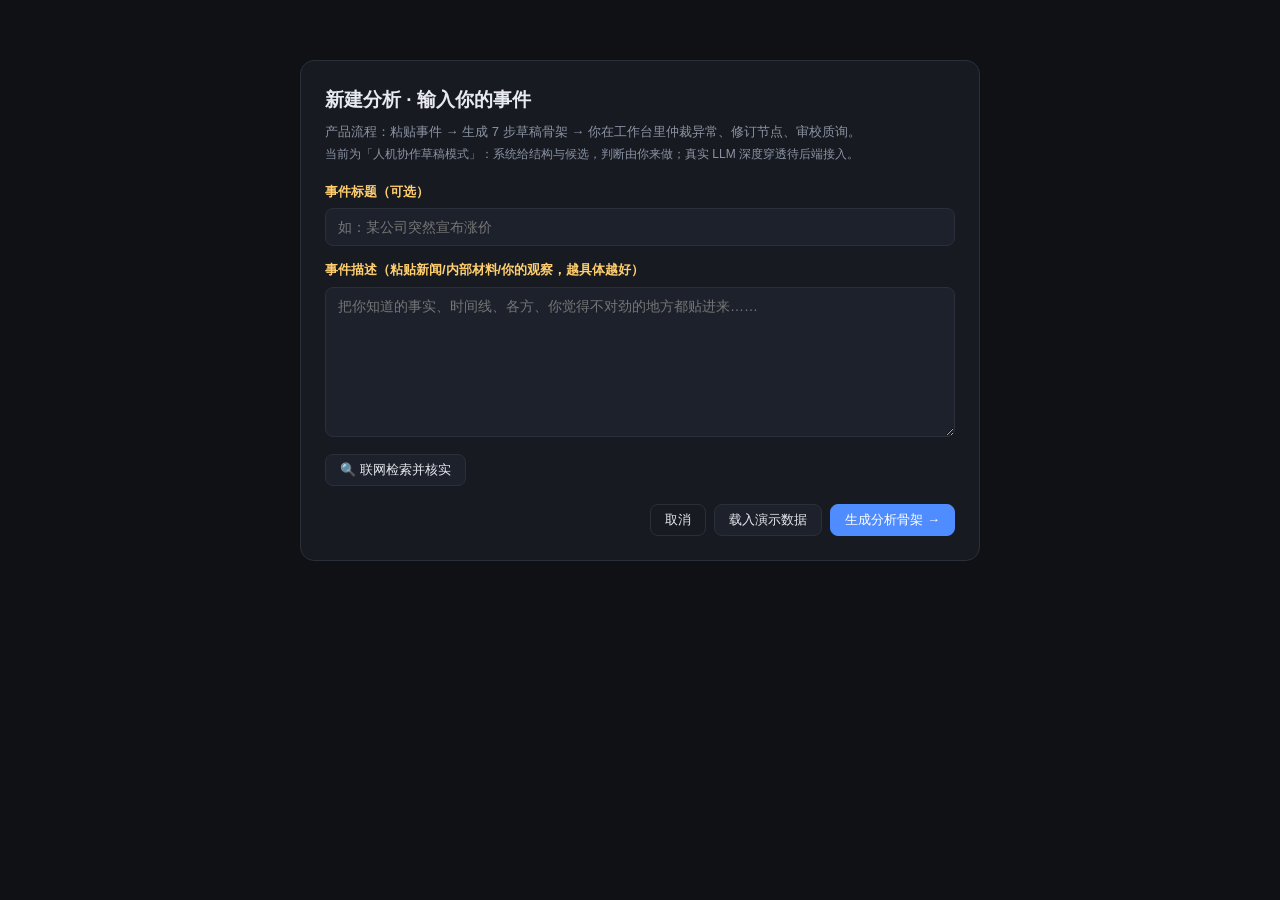
<file: app/index.html>
<!DOCTYPE html>
<html lang="zh-CN">
<head>
<meta charset="UTF-8">
<meta name="viewport" content="width=device-width, initial-scale=1.0, viewport-fit=cover">
<title>深度分析工作台 · Deep Analysis Workbench</title>
<link rel="stylesheet" href="css/style.css">
</head>
<body>
<header class="topbar">
  <div class="brand">深度分析工作台 <span class="tag">MVP</span></div>
  <div class="project-name" id="projectName">—</div>
  <button class="btn primary" id="btnNew">＋ 新建分析</button>
  <nav class="topnav">
    <a class="active" href="index.html">工作台</a>
    <a href="cases.html">案例库</a>
  </nav>
  <div class="mode-switch" id="modeSwitch">
    <button class="mode-btn active" data-mode="neutral">中性</button>
    <button class="mode-btn" data-mode="adversarial">对抗</button>
  </div>
  <button class="btn ghost" id="btnReview">审校模式</button>
  <button class="btn ghost" id="btnExport" title="导出报告（演示）">导出</button>
</header>

<main class="layout" id="layout">
  <aside class="chain" id="chainPane">
    <div class="pane-title">推理链 <span id="chainStatus" class="hint"></span></div>
    <ol class="chain-list" id="chainList"></ol>
    <div class="chain-foot">
      <button class="btn small" id="btnRecompute" disabled>一键重算下游</button>
      <div class="hint" id="dirtyHint"></div>
    </div>
  </aside>

  <section class="detail" id="detailPane">
    <div class="detail-head">
      <div>
        <div class="detail-step" id="detailStep">—</div>
        <h2 class="detail-title" id="detailTitle">—</h2>
      </div>
      <button class="btn danger-ghost" id="btnDisagree">我不同意</button>
    </div>
    <div class="detail-body" id="detailBody"></div>
  </section>

  <aside class="inspector" id="inspectorPane">
    <div class="pane-title">检查器</div>
    <div class="insp-block">
      <div class="insp-head">证据分级</div>
      <ul class="evidence-list" id="evidenceList"></ul>
    </div>
    <div class="insp-block">
      <div class="insp-head">置信度</div>
      <div id="confidenceBox" class="conf-box"></div>
    </div>
    <div class="insp-block">
      <div class="insp-head">批注</div>
      <textarea id="noteBox" rows="4" placeholder="添加批注…"></textarea>
      <button class="btn small" id="btnAddNote">保存批注</button>
      <ul class="note-list" id="noteList"></ul>
    </div>
  </aside>
</main>

<section class="input-screen" id="inputScreen">
  <div class="input-card">
    <div class="input-title">新建分析 · 输入你的事件</div>
    <div class="input-sub">产品流程：粘贴事件 → 生成 7 步草稿骨架 → 你在工作台里仲裁异常、修订节点、审校质询。<br>
    <span class="hint">当前为「人机协作草稿模式」：系统给结构与候选，判断由你来做；真实 LLM 深度穿透待后端接入。</span></div>
    <label class="input-label" for="inputTitle">事件标题（可选）</label>
    <input type="text" id="inputTitle" placeholder="如：某公司突然宣布涨价">
    <label class="input-label" for="inputText">事件描述（粘贴新闻/内部材料/你的观察，越具体越好）</label>
    <textarea id="inputText" rows="8" placeholder="把你知道的事实、时间线、各方、你觉得不对劲的地方都贴进来……"></textarea>
    <div class="search-row">
      <button class="btn" id="btnSearch">🔍 联网检索并核实</button>
      <span class="hint" id="searchStatus"></span>
    </div>
    <div id="searchResults"></div>
    <div class="input-actions">
      <button class="btn ghost" id="btnInputClose">取消</button>
      <button class="btn" id="btnDemo">载入演示数据</button>
      <button class="btn primary" id="btnBuild">生成分析骨架 →</button>
    </div>
  </div>
</section>
<section class="review hidden" id="reviewPane">
  <div class="review-head">
    <div class="pane-title">审校会话 · 交叉质询 <span class="hint">辩护 / 让步 / 挂起 三选一，不许打太极</span></div>
    <button class="btn ghost" id="btnCloseReview">关闭</button>
  </div>
  <div class="review-body" id="reviewBody">
    <div class="review-hint">
      <p>对报告任意结论发起质询。系统必须落三种响应之一：<b>辩护</b>（展示推导链不改结论）、<b>让步并修订</b>（下调置信度/改写结论并计入审校记录）、<b>挂起</b>（证据不足，登记未决问题）。</p>
      <p>试试下面的预设质询，或输入你自己的问题：</p>
      <div class="preset" id="presetList"></div>
    </div>
  </div>
  <div class="review-input">
    <input type="text" id="reviewInput" placeholder="输入你的质询…">
    <button class="btn primary" id="btnSendReview">质询</button>
  </div>
</section>

<div class="modal hidden" id="modal">
  <div class="modal-card">
    <div class="modal-title" id="modalTitle">修订</div>
    <div class="modal-sub" id="modalSub"></div>
    <textarea id="modalText" rows="4" placeholder="你的替代判断 / 理由…"></textarea>
    <div class="modal-actions">
      <button class="btn ghost" id="btnModalCancel">取消</button>
      <button class="btn primary" id="btnModalOk">提交修订</button>
    </div>
  </div>
</div>

<script src="js/data.js"></script>
<script src="js/app.js"></script>
</body>
</html>
</file>
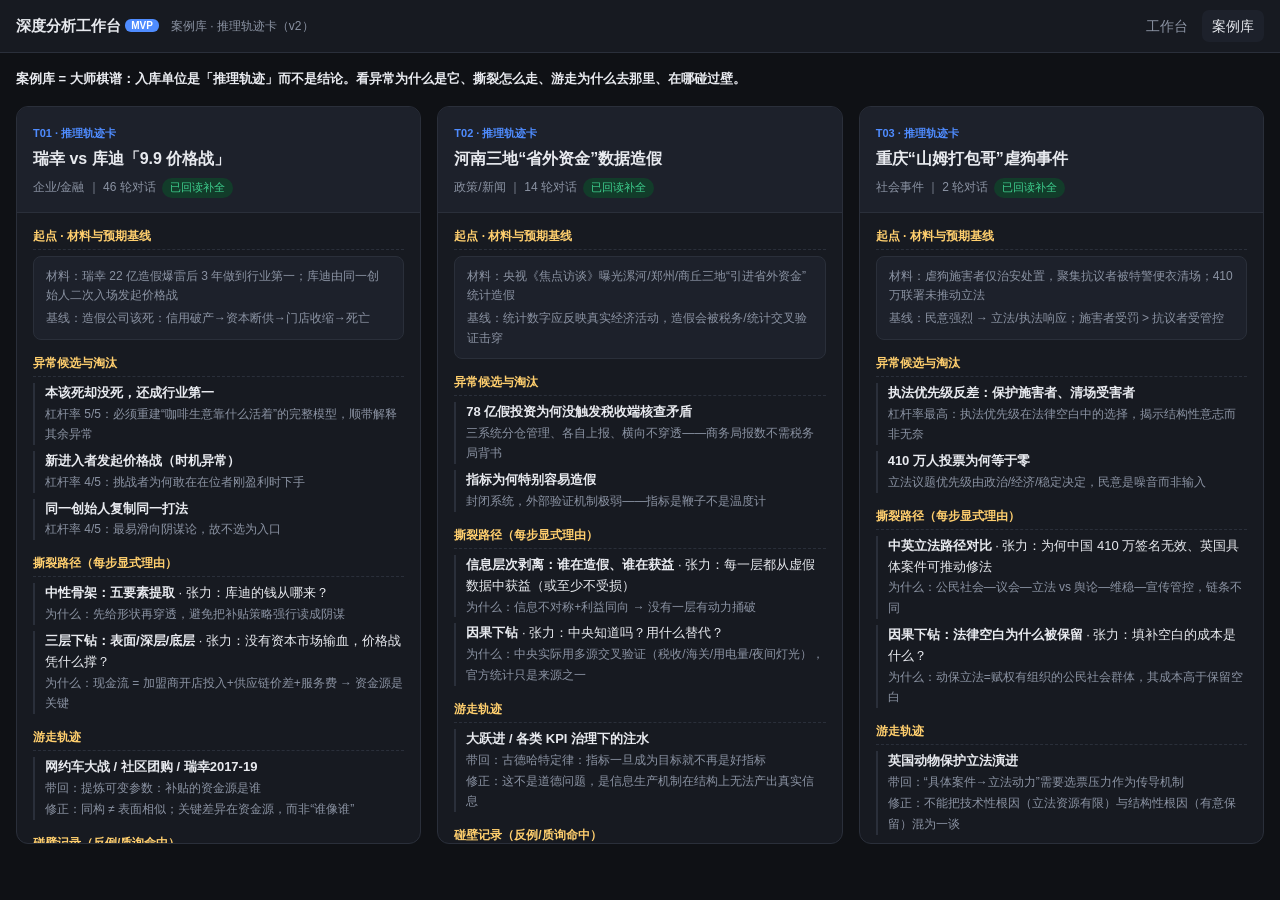
<file: app/cases.html>
<!DOCTYPE html>
<html lang="zh-CN">
<head>
<meta charset="UTF-8">
<meta name="viewport" content="width=device-width, initial-scale=1.0, viewport-fit=cover">
<title>案例库 · 推理轨迹卡</title>
<link rel="stylesheet" href="css/style.css">
<style>
.cases-grid{display:grid; grid-template-columns:repeat(auto-fill,minmax(380px,1fr)); gap:16px; padding:16px; max-width:1400px; margin:0 auto}
.trace-card{background:var(--panel); border:1px solid var(--line); border-radius:12px; overflow:hidden}
.trace-head{padding:14px 16px; border-bottom:1px solid var(--line); background:var(--panel2)}
.trace-head .id{font-size:11px; color:var(--accent); font-weight:700}
.trace-head h2{font-size:16px; margin:2px 0 4px}
.trace-head .meta{color:var(--dim); font-size:12px}
.trace-body{padding:14px 16px; max-height:70vh; overflow-y:auto}
.trace-body h4{font-size:12px; color:var(--gold); margin:14px 0 6px; border-bottom:1px dashed var(--line); padding-bottom:3px}
.trace-body h4:first-child{margin-top:0}
.trace-body .hint{font-size:12px}
.trace-body ul{list-style:none}
.trace-body li{font-size:13px; margin:6px 0; padding-left:10px; border-left:2px solid var(--line)}
.trace-body li b{color:var(--txt)}
.status-pill{display:inline-block; font-size:11px; padding:1px 8px; border-radius:10px; background:#123c2a; color:var(--ok); margin-left:6px}
.trace-body .card{margin:6px 0}
@media (max-width:720px){
  .cases-grid{grid-template-columns:1fr; padding:12px}
  .trace-body{max-height:none}
}
</style>
</head>
<body>
<header class="topbar">
  <div class="brand">深度分析工作台 <span class="tag">MVP</span></div>
  <div class="project-name">案例库 · 推理轨迹卡（v2）</div>
  <nav class="topnav">
    <a href="index.html">工作台</a>
    <a class="active" href="cases.html">案例库</a>
  </nav>
</header>

<div class="pane-title" style="padding:16px 16px 0; max-width:1400px; margin:0 auto">案例库 = 大师棋谱：入库单位是「推理轨迹」而不是结论。看异常为什么是它、撕裂怎么走、游走为什么去那里、在哪碰过壁。</div>
<main class="cases-grid" id="casesGrid"></main>

<script src="js/data.js"></script>
<script>
(function () {
  "use strict";
  function esc(s){return String(s).replace(/&/g,"&amp;").replace(/</g,"&lt;").replace(/>/g,"&gt;").replace(/\n/g,"<br>");}
  var grid = document.getElementById("casesGrid");
  grid.innerHTML = CASES.map(function (c) {
    return '<article class="trace-card">' +
      '<div class="trace-head"><span class="id">' + c.id + ' · 推理轨迹卡</span><h2>' + esc(c.title) + '</h2>' +
      '<span class="meta">' + esc(c.field) + ' ｜ ' + c.rounds + ' 轮对话' + '</span><span class="status-pill">' + esc(c.status) + '</span></div>' +
      '<div class="trace-body">' +
      '<h4>起点 · 材料与预期基线</h4><div class="card"><div class="hint">材料：' + esc(c.start.material) + '</div><div class="hint" style="margin-top:4px">基线：' + esc(c.start.baseline) + '</div></div>' +
      '<h4>异常候选与淘汰</h4><ul>' + c.anomalies.map(function (a) { return '<li><b>' + esc(a.cand) + '</b><br><span class="hint">' + esc(a.why) + '</span></li>'; }).join("") + '</ul>' +
      '<h4>撕裂路径（每步显式理由）</h4><ul>' + c.tear.map(function (t) { return '<li><b>' + esc(t.action) + '</b> · 张力：' + esc(t.tension) + '<br><span class="hint">为什么：' + esc(t.why) + '</span></li>'; }).join("") + '</ul>' +
      '<h4>游走轨迹</h4><ul>' + c.wander.map(function (w) { return '<li><b>' + esc(w.to) + '</b><br><span class="hint">带回：' + esc(w.brought) + '</span><br><span class="hint">修正：' + esc(w.corrected) + '</span></li>'; }).join("") + '</ul>' +
      '<h4>碰壁记录（反例/质询命中）</h4><ul>' + c.bumps.map(function (b) { return '<li><b>' + esc(b.what) + '</b><br><span class="hint">影响：' + esc(b.effect) + '</span></li>'; }).join("") + '</ul>' +
      '<h4>结论 · 置信度 · 可证伪条件</h4><ul>' + c.conclusion.map(function (cc) { return '<li><b>' + esc(cc.claim) + '</b> ｜ 置信度 ' + cc.conf + '%<br><span class="hint">可证伪：' + esc(cc.falsifiable) + '</span></li>'; }).join("") + '</ul>' +
      '</div></article>';
  }).join("");
})();
</script>
</body>
</html>
</file>
<file: app/css/style.css>
:root{
  --bg:#0f1115; --panel:#171a21; --panel2:#1d212b; --line:#2a2f3a;
  --txt:#e8eaef; --dim:#8b93a3; --accent:#4f8cff; --accent2:#7c5cff;
  --ok:#3ecf8e; --warn:#ffb454; --bad:#ff5d5d; --gold:#ffcf6e;
  --radius:10px;
}
*{box-sizing:border-box; margin:0; padding:0}
html,body{height:100%}
body{
  background:var(--bg); color:var(--txt);
  font-family:-apple-system,BlinkMacSystemFont,"Segoe UI","PingFang SC","Microsoft YaHei",sans-serif;
  font-size:14px; line-height:1.6;
}
.hidden{display:none!important}
.hint{color:var(--dim); font-size:12px}

/* ---------- topbar ---------- */
.topbar{
  display:flex; align-items:center; gap:12px; flex-wrap:wrap;
  padding:10px 16px; background:var(--panel); border-bottom:1px solid var(--line);
  position:sticky; top:0; z-index:50;
}
.brand{font-weight:700; font-size:15px; white-space:nowrap}
.tag{background:var(--accent); color:#fff; font-size:10px; padding:1px 6px; border-radius:6px; vertical-align:2px}
.project-name{color:var(--dim); font-size:12px; overflow:hidden; text-overflow:ellipsis; white-space:nowrap; max-width:30vw}
.topnav{display:flex; gap:4px; margin-left:auto}
.topnav a{color:var(--dim); text-decoration:none; padding:5px 10px; border-radius:7px}
.topnav a.active{background:var(--panel2); color:var(--txt)}
.mode-switch{display:flex; border:1px solid var(--line); border-radius:8px; overflow:hidden}
.mode-btn{background:transparent; border:none; color:var(--dim); padding:5px 12px; cursor:pointer}
.mode-btn.active{background:var(--accent); color:#fff}
.btn{
  background:var(--panel2); color:var(--txt); border:1px solid var(--line);
  padding:6px 14px; border-radius:8px; cursor:pointer; font-size:13px;
}
.btn:hover{border-color:var(--accent)}
.btn.ghost{background:transparent}
.btn.primary{background:var(--accent); border-color:var(--accent); color:#fff}
.btn.small{padding:4px 10px; font-size:12px}
.btn.danger-ghost{background:transparent; border:1px solid var(--bad); color:var(--bad); border-radius:8px; padding:6px 14px; cursor:pointer}
.btn:disabled{opacity:.4; cursor:not-allowed}

/* ---------- layout ---------- */
.layout{display:grid; grid-template-columns:240px 1fr 280px; gap:12px; padding:14px 16px; height:calc(100vh - 58px); min-height:0}
.chain,.inspector{background:var(--panel); border:1px solid var(--line); border-radius:var(--radius); padding:12px; overflow-y:auto}
.detail{background:var(--panel); border:1px solid var(--line); border-radius:var(--radius); display:flex; flex-direction:column; min-height:0}
.pane-title{font-weight:700; font-size:13px; margin-bottom:10px; display:flex; justify-content:space-between; align-items:center}

/* chain */
.chain-list{list-style:none; display:flex; flex-direction:column; gap:6px}
.chain-node{
  border:1px solid var(--line); border-left:3px solid var(--line); border-radius:8px;
  padding:8px 10px; cursor:pointer; background:var(--panel2); transition:background .15s;
}
.chain-node:hover{background:#222634}
.chain-node.active{border-left-color:var(--accent); background:#20263a}
.chain-node.done{border-left-color:var(--ok)}
.chain-node.dirty{border-left-color:var(--warn)}
.chain-node.rejected{border-left-color:var(--bad); opacity:.7}
.chain-node .n{font-size:11px; color:var(--dim)}
.chain-node .t{font-weight:600; font-size:13px}
.chain-node .st{font-size:11px; color:var(--dim)}
.chain-foot{margin-top:12px; display:flex; flex-direction:column; gap:6px; align-items:flex-start}

/* detail */
.detail-head{display:flex; justify-content:space-between; align-items:flex-start; gap:10px; padding:14px 16px; border-bottom:1px solid var(--line)}
.detail-step{font-size:12px; color:var(--accent); font-weight:600}
.detail-title{font-size:17px; margin-top:2px}
.detail-body{padding:16px; overflow-y:auto; flex:1}
.detail-body h4{font-size:13px; margin:14px 0 6px; color:var(--gold)}
.detail-body h4:first-child{margin-top:0}
.detail-body p{margin:6px 0}
.kv{display:grid; grid-template-columns:72px 1fr; gap:4px 10px; margin:6px 0}
.kv .k{color:var(--dim); font-size:13px}
table{border-collapse:collapse; width:100%; margin:8px 0; font-size:13px}
th,td{border:1px solid var(--line); padding:6px 8px; text-align:left; vertical-align:top}
th{background:var(--panel2); color:var(--dim); font-weight:600}
.card{background:var(--panel2); border:1px solid var(--line); border-radius:8px; padding:10px 12px; margin:8px 0}
.card.highlight{border-color:var(--accent)}
.tier{display:inline-block; font-size:11px; padding:1px 6px; border-radius:5px; margin-left:4px}
.tier.strong{background:#123c2a; color:var(--ok)}
.tier.mid{background:#3d3014; color:var(--warn)}
.tier.weak{background:#3d1515; color:var(--bad)}
.lever{font-weight:700}
.lever.high{color:var(--ok)} .lever.mid{color:var(--warn)} .lever.low{color:var(--bad)}
.cand{border:1px solid var(--line); border-radius:8px; padding:10px; margin:8px 0; cursor:pointer; background:var(--panel2)}
.cand:hover{border-color:var(--accent)}
.cand.picked{border-color:var(--ok)}
.branch{border:1px solid var(--line); border-radius:8px; padding:10px 12px; margin:8px 0}
.branch .prob{font-size:22px; font-weight:800; color:var(--gold)}
.flow{display:flex; flex-direction:column; gap:6px; margin:8px 0}
.flow div{background:var(--panel2); border:1px solid var(--line); border-left:3px solid var(--accent); padding:6px 10px; border-radius:6px; font-size:13px}
.meta-table td:first-child{width:140px; font-weight:600}
.devil{border:1px solid var(--line); border-radius:8px; padding:10px; margin:8px 0}
.devil .arg{color:var(--warn); font-weight:600}
.tag-chip{display:inline-block; font-size:11px; padding:1px 7px; border-radius:6px; margin-right:6px}
.tag-chip.defend{background:#123c2a; color:var(--ok)}
.tag-chip.concede{background:#3d3014; color:var(--warn)}
.tag-chip.pending{background:#3d1515; color:var(--bad)}

/* inspector */
.insp-block{margin-bottom:14px}
.insp-head{font-size:12px; color:var(--dim); font-weight:600; margin-bottom:6px; border-bottom:1px solid var(--line); padding-bottom:4px}
.evidence-list{list-style:none; display:flex; flex-direction:column; gap:6px}
.evidence-item{font-size:12px; border:1px solid var(--line); border-radius:7px; padding:6px 8px; background:var(--panel2)}
.evidence-item .src{color:var(--dim); font-size:11px; display:block}
.conf-box{font-size:12px}
.conf-row{display:flex; justify-content:space-between; margin:4px 0}
.conf-row .v{font-weight:700}
.conf-row .v.high{color:var(--ok)} .conf-row .v.mid{color:var(--warn)} .conf-row .v.low{color:var(--bad)}
#noteBox{width:100%; background:var(--panel2); color:var(--txt); border:1px solid var(--line); border-radius:8px; padding:8px; font-family:inherit; resize:vertical}
.note-list{list-style:none; margin-top:8px}
.note-list li{font-size:12px; color:var(--dim); border-left:2px solid var(--line); padding-left:8px; margin:6px 0}

/* review */
.review{position:fixed; inset:0; z-index:60; display:flex; flex-direction:column; background:var(--bg)}
.review-head{display:flex; justify-content:space-between; align-items:center; padding:12px 16px; border-bottom:1px solid var(--line); background:var(--panel)}
.review-body{flex:1; overflow-y:auto; padding:16px; max-width:860px; width:100%; margin:0 auto}
.review-hint{background:var(--panel2); border:1px solid var(--line); border-radius:10px; padding:14px; margin-bottom:12px}
.review-hint p{margin:6px 0}
.preset{display:flex; flex-wrap:wrap; gap:6px; margin-top:10px}
.preset button{background:var(--panel); border:1px solid var(--line); color:var(--txt); border-radius:16px; padding:5px 12px; cursor:pointer; font-size:12px}
.preset button:hover{border-color:var(--accent)}
.chat-msg{margin:10px 0; max-width:78%}
.chat-msg.user{margin-left:auto}
.chat-msg .who{font-size:11px; color:var(--dim); margin-bottom:2px}
.chat-msg .bubble{border-radius:10px; padding:9px 12px; border:1px solid var(--line); background:var(--panel2); font-size:13px; white-space:pre-wrap}
.chat-msg.user .bubble{background:#20263a; border-color:var(--accent)}
.review-input{display:flex; gap:8px; padding:12px 16px; border-top:1px solid var(--line); background:var(--panel); max-width:860px; width:100%; margin:0 auto}
#reviewInput{flex:1; background:var(--panel2); color:var(--txt); border:1px solid var(--line); border-radius:8px; padding:9px 12px; font-family:inherit}

/* modal */
.modal{position:fixed; inset:0; background:rgba(0,0,0,.6); display:flex; align-items:center; justify-content:center; z-index:80; padding:16px}
.modal-card{background:var(--panel); border:1px solid var(--line); border-radius:12px; padding:18px; width:100%; max-width:520px}
.modal-title{font-weight:700; font-size:15px}
.modal-sub{color:var(--dim); font-size:12px; margin:4px 0 10px}
#modalText{width:100%; background:var(--panel2); color:var(--txt); border:1px solid var(--line); border-radius:8px; padding:9px; font-family:inherit; min-height:90px; resize:vertical}
.modal-actions{display:flex; justify-content:flex-end; gap:8px; margin-top:12px}

/* ---------- responsive: tablet & mobile ---------- */
@media (max-width: 1080px){
  .layout{grid-template-columns:200px 1fr; grid-template-rows:auto 1fr; grid-template-areas:"chain chain" "detail inspector"; height:auto; min-height:0}
  .chain{grid-area:chain; max-height:130px}
  .chain-list{flex-direction:row; overflow-x:auto; gap:8px}
  .chain-node{min-width:150px}
  .detail{grid-area:detail; min-height:70vh}
  .inspector{grid-area:inspector}
}
@media (max-width: 720px){
  .topbar{gap:8px; padding:8px 12px}
  .topnav{margin-left:0; order:5; width:100%}
  .layout{display:flex; flex-direction:column; gap:10px; padding:10px 12px; height:auto}
  .chain{max-height:none; order:1}
  .chain-list{flex-direction:row; overflow-x:auto; gap:8px; padding-bottom:4px}
  .chain-node{min-width:132px; flex-shrink:0}
  .detail{order:2; min-height:0}
  .inspector{order:3}
  .kv{grid-template-columns:60px 1fr}
  .detail-head{flex-direction:column; gap:8px}
  .detail-title{font-size:16px}
  .project-name{max-width:40vw}
}

/* ---------- 输入屏（新建分析） ---------- */
.input-screen{position:fixed; inset:0; z-index:70; display:flex; align-items:flex-start; justify-content:center; padding:24px 16px; background:var(--bg); overflow-y:auto}
.input-card{background:var(--panel); border:1px solid var(--line); border-radius:14px; padding:24px; width:100%; max-width:680px; margin-top:4vh}
.input-title{font-size:19px; font-weight:800; margin-bottom:6px}
.input-sub{color:var(--dim); font-size:13px; margin-bottom:16px; line-height:1.7}
.input-label{display:block; font-size:13px; color:var(--gold); font-weight:600; margin:14px 0 6px}
.input-card input[type=text]{width:100%; background:var(--panel2); color:var(--txt); border:1px solid var(--line); border-radius:8px; padding:10px 12px; font-size:14px; font-family:inherit}
.input-card textarea{width:100%; background:var(--panel2); color:var(--txt); border:1px solid var(--line); border-radius:8px; padding:10px 12px; font-size:14px; font-family:inherit; resize:vertical}
.input-card input:focus,.input-card textarea:focus{outline:none; border-color:var(--accent)}
.input-actions{display:flex; justify-content:flex-end; gap:8px; margin-top:18px; flex-wrap:wrap}

/* ---------- 联网检索 ---------- */
.search-row{display:flex; align-items:center; gap:10px; margin-top:10px; flex-wrap:wrap}
.search-result{border:1px solid var(--line); border-radius:10px; padding:10px 12px; margin-top:10px; background:var(--panel2)}
.search-result .src{font-size:11px; color:var(--accent); font-weight:600}
.search-result h4{font-size:14px; margin:3px 0}
.search-result p{font-size:13px; color:var(--dim); margin:2px 0}
.search-result .url{font-size:11px; color:var(--dim); word-break:break-all}
.search-result .actions{display:flex; gap:8px; margin-top:6px; flex-wrap:wrap}
.search-empty{color:var(--warn); font-size:13px; margin-top:10px}
.picked-count{margin-left:8px; color:var(--ok); font-size:12px}

/* —— 证据分级徽标 + 信源小结（对标学习：S13 规则化） —— */
.search-result .src .tier{display:inline-block;padding:1px 7px;border-radius:9px;font-size:11px;margin-right:6px;color:#fff;vertical-align:1px}
.tier.t5{background:#0a7d3e}.tier.t4{background:#0b7a86}.tier.t3{background:#1f6feb}.tier.t2{background:#b06a00}.tier.t1{background:#7a7f87}
.summary-box{margin-top:12px;padding:10px 12px;background:var(--panel2,#f6f8fa);border:1px solid var(--line,#dde2e8);border-radius:10px;font-size:12px;color:var(--dim,#555);line-height:2}
.anchor-chip{display:inline-block;margin:0 4px 0 0;padding:0 7px;border-radius:9px;background:#e8edf5;color:#1f5bb5;font-size:11px;border:1px solid #cfd9e8}
</file>
